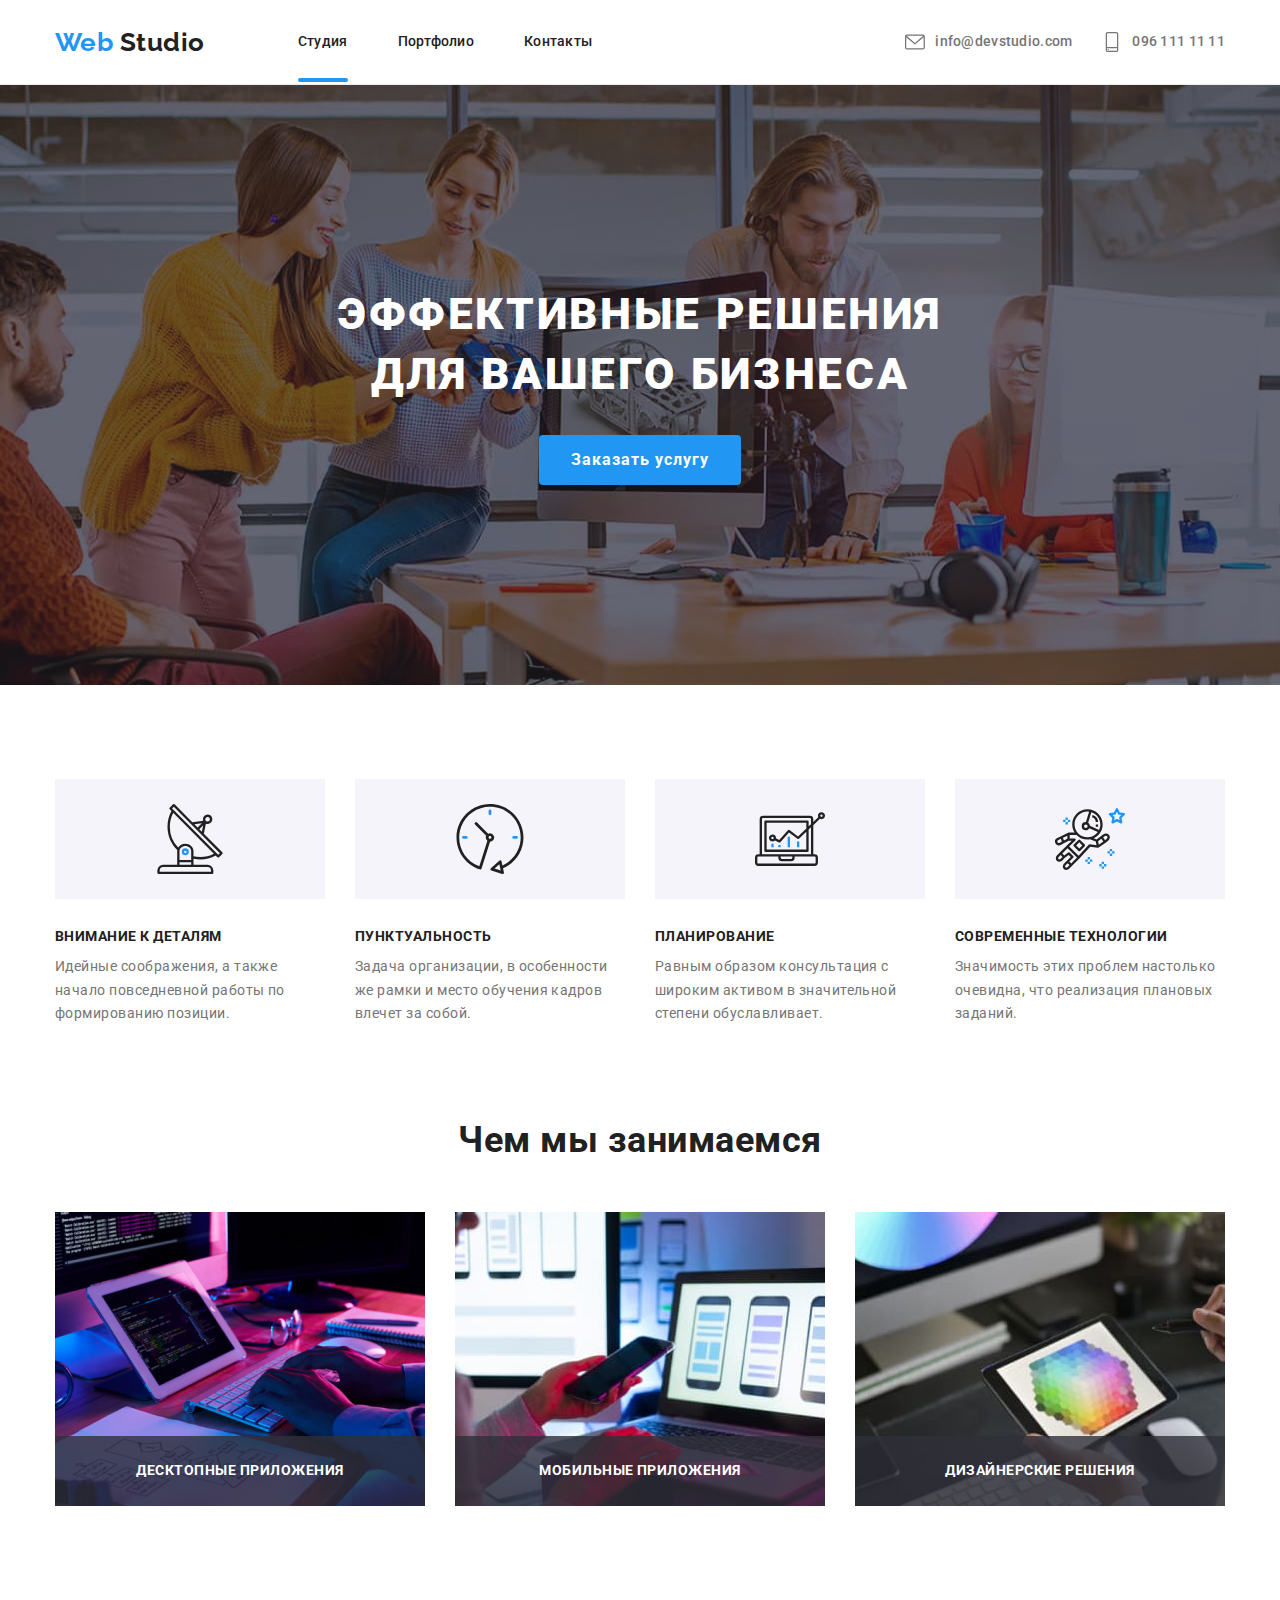
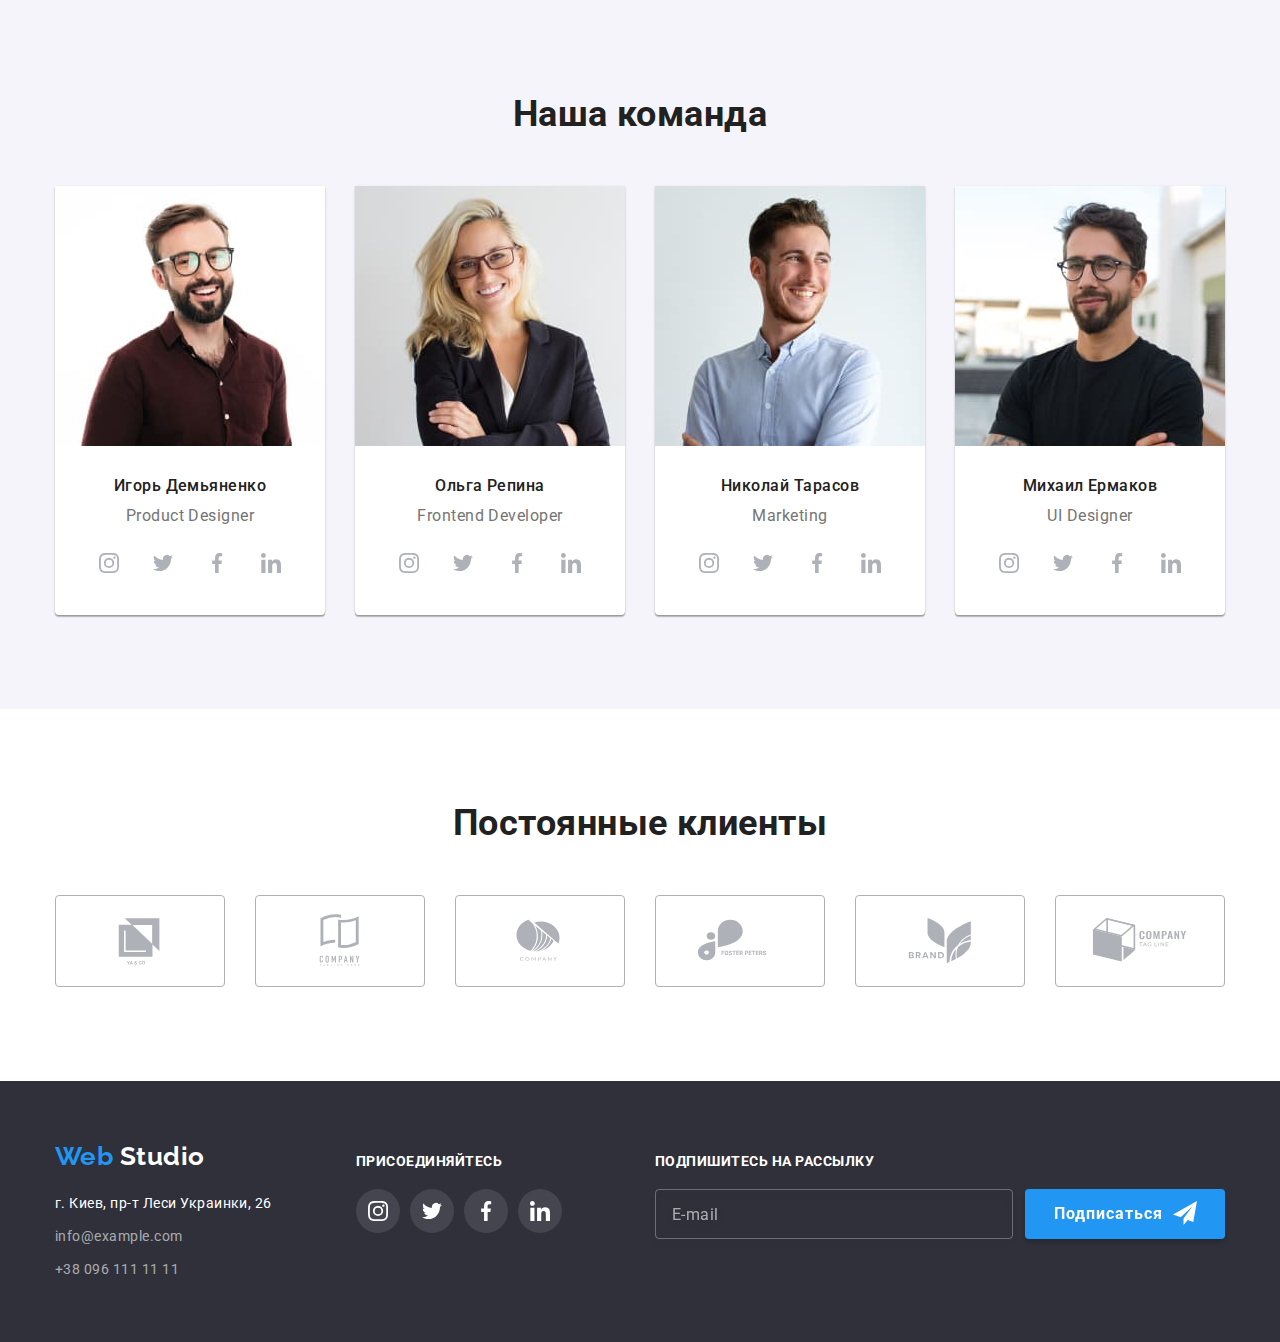
<file: index.html>
<!DOCTYPE html>
<html lang="ru">
    <head>
        <meta charset="UTF-8" />
        <meta name="viewport" content="width=device-width, initial-scale=1.0" />
        <title>Document</title>
        <link rel="preconnect" href="https://fonts.googleapis.com">
        <link rel="preconnect" href="https://fonts.gstatic.com" crossorigin>    
        <link href="https://fonts.googleapis.com/css2?family=Raleway:wght@700&family=Roboto:wght@400;500;700;900&display=swap" 
        rel="stylesheet">
        <link rel="stylesheet" href="https://cdnjs.cloudflare.com/ajax/libs/modern-normalize/1.1.0/modern-normalize.min.css">
        <link rel="stylesheet" href="./css/main.min.css">
    </head>
    <body>
<!-- Шапка сайта -->
        <header class="page-header">
            <div class="container header-nav">
                <div class="mobile-nav">
                    <a href="./index.html" lang="en" class="logo logo__header-logo">Web
                        <span class="logo__header-logo--black">Studio</span></a>
                    <button 
                    type="button" 
                    class="button-mobile" 
                    aria-expanded="false"
                    aria-controls="mobile-contact"
                    data-menu-button>
                        <svg class="button-mobile__icon" aria-label="переключатель мобильного меню">
                            <use href="images/icons.svg#mobile-close" class="button-mobile__icon-cross"></use>
                            <use href="images/icons.svg#mobile-open" class="button-mobile__icon-menu"></use>
                        </svg>
                    </button>
                </div>
                <div class="mobile-contact" id="mobile-contact" data-menu>
                    <ul class="mobile-navigation list">
                        <li class="mobile-navigation__item"><a href="./index.html" class="mobile-navigation__link mobile-navigation__link--current-mobile">Студия</a></li>
                        <li class="mobile-navigation__item"><a href="./portfolio.html" class="mobile-navigation__link">Портфолио</a></li>
                        <li class="mobile-navigation__item"><a href="" class="mobile-navigation__link">Контакты</a></li>
                    </ul>
                    <div class="contact-wrap">
                        <ul class="mobile-connection list">
                        <li class="mobile-connection__item"><a href="tel:+380961111111" class="mobile-connection__link mobile-connection__link--tel">096 111 11 11</a></li>
                        <li class="mobile-connection__item"><a href="mailto:info@devstudio.com" class="mobile-connection__link mobile-connection__link--mail">info@devstudio.com</a></li>
                        </ul>
                        <ul class="mobile-social list">
                            <li class="mobile-social__item"><a href="" class="mobile-social__link">Instagram</a></li>
                            <li class="mobile-social__item"><a href="" class="mobile-social__link">Twitter</a></li>
                            <li class="mobile-social__item"><a href="" class="mobile-social__link">Facebook</a></li>
                            <li class="mobile-social__item"><a href="" class="mobile-social__link">LinkedIn</a></li>
                        </ul>
                    </div>
                </div>
                <div class="desktop-contact">
                    <ul class="site-nav list">
                        <li class="site-nav__item">
                            <a href="./index.html" class="site-nav__link current-page">Студия
                            </a>
                        </li>
                        <li class="site-nav__item">
                            <a href="./portfolio.html" class="site-nav__link">Портфолио
                            </a>
                        </li>
                        <li class="site-nav__item">
                            <a href="" class="site-nav__link">Контакты
                            </a>
                        </li>
                    </ul>
                    <nav class="contact">
                    <ul class="contact list">
                        <li class="contact__item">
                            <a href="mailto:info@devstudio.com" lang="en" class="contact__link">
                                <div class="contact__content">
                                <svg class="contact__icon">
                                    <use href="images/icons.svg#icon-envelope">        
                                    </use>
                                </svg>
                                info@devstudio.com
                                </div>
                            </a>
                        </li>
                        <li class="contact__item">
                            <a href="tel:+380961111111" class="contact__link">
                                <div class="contact__content">
                                <svg class="contact__icon">
                                    <use href="images/icons.svg#icon-smartphone">        
                                    </use>
                                </svg>
                                096 111 11 11 
                                </div>
                            </a>
                        </li>
                    </ul>
                    </nav>
                </div>
            </div>
        </header>
    <main>
        <!-- Герой -->
    <section class="hero">
        <div class="container">
            <h1 class="hero__title">Эффективные решения <br> для вашего бизнеса</h1>
            <button type="button" class="button hero__button" data-modal-open>Заказать услугу</button>
        </div>
    </section>
    <!--преимущества-->
    <section class="section">
        <div class="container">
            <h2 class="visually-hidden">Преимущества</h2>
            <ul class="list benefits__list">
                <li class="benefits__item">
                    <div class="benefits__content">
                        <svg  class="benefits__icon">
                            <use href="images/icons.svg#icon-advertising-antenna">       
                            </use>
                        </svg>
                    </div>    
                    <h3 class="benefits__title">Внимание к деталям</h3>
                    <p class="benefits__text">Идейные соображения, а также начало повседневной работы
                    по формированию позиции.</p>
                </li>
                <li class="benefits__item">
                    <div class="benefits__content">
                        <svg  class="benefits__icon">
                            <use href="images/icons.svg#icon-advertising-clock">       
                            </use>
                        </svg>
                    </div> 
                    <h3 class="benefits__title">Пунктуальность</h3>
                    <p class="benefits__text">Задача организации, 
                    в особенности же рамки и место обучения кадров влечет за собой.</p>
                </li>
                <li class="benefits__item">
                    <div class="benefits__content">
                        <svg  class="benefits__icon">
                            <use href="images/icons.svg#icon-advertising-diagram">       
                            </use>
                        </svg>
                    </div> 
                    <h3 class="benefits__title">Планирование</h3>
                    <p class="benefits__text">Равным образом консультация 
                    с широким активом в значительной степени обуславливает.</p>
                </li>
                <li class="benefits__item">
                    <div class="benefits__content">
                        <svg  class="benefits__icon">
                            <use href="images/icons.svg#icon-advertising-astronaut">       
                            </use>
                        </svg>
                    </div> 
                    <h3 class="benefits__title">Современные технологии</h3>
                    <p class="benefits__text">Значимость этих проблем 
                    настолько очевидна, что реализация плановых заданий.</p>
                </li>
            </ul>
        </div>
    </section>
    <!--чем мы занимаемся-->
    <section class="section section--without-top section--mobyle">
        <div class="container">
            <h2 class="section__title">Чем мы занимаемся</h2>
            <ul class="list specialization__list">
                <li class="specialization__item">
                    <a href="" class="specialization__link">
                        <picture>
                            <source srcset="./images/main/adaptiv/hand-keyboard/hand-keyboard.jpg 1x,
                            ./images/main/adaptiv/hand-keyboard/hand-keyboard_x2.jpg 2x">
                            <img 
                            src="./images/main/hand-keyboard.jpg" 
                            alt="ноутбут в руке" 
                            width="370"/>
                        </picture>
                        <div class="specialization__explanation">
                            <p class="specialization__text">Десктопные приложения</p>
                        </div>
                    </a>
                </li>
                <li class="specialization__item">
                    <a href="" class="specialization__link">
                        <picture>
                            <source
                                srcset="./images/main/adaptiv/hand-telephone/hand-telephone.jpg 1x,
                                ./images/main/adaptiv/hand-telephone/hand-telephone_2x.jpg 2x">
                            <img src="./images/main/hand-telephone.jpg" 
                                alt="телефон в руке" 
                                width="370">
                        </picture>
                        <div class="specialization__explanation">
                            <p class="specialization__text">Мобильные приложения</p>
                        </div>
                    </a>
                </li>
                <li class="specialization__item">
                    <a href="" class="specialization__link">
                        <picture>
                            <source
                            srcset="./images/main/adaptiv/hand-tab/hand-tab.jpg 1x,
                            ./images/main/adaptiv/hand-tab/hand-tab_2x.jpg 2x">
                            <img src="./images/main/hand-tab.jpg" 
                                alt="планшет в руке" 
                                width="370">
                        </picture>
                        <div class="specialization__explanation">
                            <p class="specialization__text">Дизайнерские решения</p>
                        </div>
                    </a>
                </li>
            </ul>
        </div>
    </section>
    <!--Наша команда-->
    <section class="section section--team">
        <div class="container">
            <h2 class="section__title">Наша команда</h2>
            <ul class="list team__list">
                <li class="team__item">
                    <picture>
                        <source
                            srcset="./images/main/adaptiv/igor/mobyle/igor.jpg 1x,
                            ./images/main/adaptiv/igor/mobyle/igor_2x.jpg 2x"
                            media="(max-width: 767px)">
                        <source 
                            srcset="./images/main/adaptiv/igor/tablet/igor.jpg 1x,
                             ./images/main/adaptiv/igor/tablet/igor_2x.jpg 2x" 
                            media="(max-width: 1199px)">
                        <source 
                            srcset="./images/main/adaptiv/igor/desktop/igor.jpg 1x,
                             ./images/main/adaptiv/igor/desktop/igor_x2.jpg 2x" 
                            media="(min-width: 1200px)">
                        
                        <img src="./images/main/igor.jpg" 
                        alt="игорь">
                    </picture>
                    <div class="team__name">
                        <h3 class="team__title">Игорь Демьяненко</h3>
                        <p lang="en" class="team__text">Product Designer</p>
                    </div>
                    <ul class="list social-team">
                        <li class="social-team__item">
                            <a href="" class="social-team__link">
                                <svg class="social-team__icon">
                                    <use href="images/icons.svg#icon-instagram">
                                    </use>
                                </svg>
                            </a>
                        </li>
                        <li class="social-team__item">
                            <a href="" class="social-team__link">
                                <svg class="social-team__icon">
                                    <use href="images/icons.svg#icon-twitter">
                                    </use>
                                </svg>
                            </a>
                        </li>
                        <li class="social-team__item">
                            <a href="" class="social-team__link">
                                <svg class="social-team__icon">
                                    <use href="images/icons.svg#icon-facebook">
                                    </use>
                                </svg>
                            </a>
                        </li>
                        <li class="social-team__item">
                            <a href="" class="social-team__link">
                                <svg class="social-team__icon">
                                    <use href="images/icons.svg#icon-linkedin">
                                    </use>
                                </svg>
                            </a>
                        </li>
                    </ul> 
                </li>
                <li class="team__item">
                    <picture>
                        <source 
                            srcset="./images/main/adaptiv/olga/mobyle/olga.jpg 1x,
                                    ./images/main/adaptiv/olga/mobyle/olga_2x.jpg 2x" 
                            media="(max-width: 767px)">
                        <source 
                            srcset="./images/main/adaptiv/olga/tablet/olga.jpg 1x,
                                    ./images/main/adaptiv/olga/tablet/olga_2x.jpg 2x" 
                            media="(max-width: 1199px)">
                        <source 
                            srcset="./images/main/adaptiv/olga/desktop/olga.jpg 1x,
                                    ./images/main/adaptiv/olga/desktop/olga_2x.jpg 2x" 
                            media="(min-width: 1200px)">

                        <img src="./images/main/olga.jpg" 
                             alt="ольга">
                    </picture>
                    <div class="team__name">
                        <h3 class="team__title">Ольга Репина</h3>
                        <p lang="en" class="team__text">Frontend Developer</p>
                    </div>
                    <ul class="list social-team">
                        <li class="social-team__item">
                            <a href="" class="social-team__link">
                                <svg class="social-team__icon">
                                    <use href="images/icons.svg#icon-instagram">
                                    </use>
                                </svg>
                            </a>
                        </li>
                        <li class="social-team__item">
                            <a href="" class="social-team__link">
                                <svg class="social-team__icon">
                                    <use href="images/icons.svg#icon-twitter">
                                    </use>
                                </svg>
                            </a>
                        </li>
                        <li class="social-team__item">
                            <a href="" class="social-team__link">
                                <svg class="social-team__icon">
                                    <use href="images/icons.svg#icon-facebook">
                                    </use>
                                </svg>
                            </a>
                        </li>
                        <li class="social-team__item">
                            <a href="" class="social-team__link">
                                <svg class="social-team__icon">
                                    <use href="images/icons.svg#icon-linkedin">
                                    </use>
                                </svg>
                            </a>
                        </li>
                    </ul> 
                </li>
                <li class="team__item">
                    <picture>
                        <source 
                            srcset="./images/main/adaptiv/koly/mobyle/koly.jpg 1x,
                                    ./images/main/adaptiv/koly/mobyle/koly_2x.jpg 2x" 
                            media="(max-width: 767px)">
                        <source 
                            srcset="./images/main/adaptiv/koly/tablet/koly.jpg 1x,
                                    ./images/main/adaptiv/koly/tablet/koly_2x.jpg 2x" 
                            media="(max-width: 1199px)">
                        <source 
                            srcset="./images/main/adaptiv/koly/desktop/koly.jpg 1x,
                                    ./images/main/adaptiv/koly/desktop/koly_2x.jpg 2x" 
                            media="(min-width: 1200px)">

                        <img src="./images/main/koly.jpg" 
                             alt="коля">
                    </picture>
                    <div class="team__name">
                        <h3 class="team__title">Николай Тарасов</h3>
                        <p lang="en" class="team__text">Marketing</p>
                    </div>
                    <ul class="list social-team">
                        <li class="social-team__item">
                            <a href="" class="social-team__link">
                                <svg class="social-team__icon">
                                    <use href="images/icons.svg#icon-instagram">
                                    </use>
                                </svg>
                            </a>
                        </li>
                        <li class="social-team__item">
                            <a href="" class="social-team__link">
                                <svg class="social-team__icon">
                                    <use href="images/icons.svg#icon-twitter">
                                    </use>
                                </svg>
                            </a>
                        </li>
                        <li class="social-team__item">
                            <a href="" class="social-team__link">
                                <svg class="social-team__icon">
                                    <use href="images/icons.svg#icon-facebook">
                                    </use>
                                </svg>
                            </a>
                        </li>
                        <li class="social-team__item">
                            <a href="" class="social-team__link">
                                <svg class="social-team__icon">
                                    <use href="images/icons.svg#icon-linkedin">
                                    </use>
                                </svg>
                            </a>
                        </li>
                    </ul> 
                </li>
                <li class="team__item">
                    <picture>
                        <source 
                            srcset="./images/main/adaptiv/misha/mobyle/misha.jpg 1x,
                                    ./images/main/adaptiv/misha/mobyle/misha_2x.jpg 2x" 
                            media="(max-width: 767px)">
                        <source 
                            srcset="./images/main/adaptiv/misha/tablet/misha.jpg 1x,
                                    ./images/main/adaptiv/misha/tablet/misha_2x.jpg 2x" 
                            media="(max-width: 1199px)">
                        <source 
                            srcset="./images/main/adaptiv/misha/desktop/misha.jpg 1x,
                                    ./images/main/adaptiv/misha/desktop/misha_2x.jpg 2x" 
                            media="(min-width: 1200px)">
                        <img src="./images/main/misha.jpg" 
                             alt="миша">
                        </picture>
                    <div class="team__name">
                        <h3 class="team__title">Михаил Ермаков</h3>
                        <p lang="en" class="team__text">UI Designer</p>
                    </div>
                    <ul class="list social-team">
                        <li class="social-team__item">
                            <a href="" class="social-team__link">
                                <svg class="social-team__icon">
                                    <use href="images/icons.svg#icon-instagram">
                                    </use>
                                </svg>
                            </a>
                        </li>
                        <li class="social-team__item">
                            <a href="" class="social-team__link">
                                <svg class="social-team__icon">
                                    <use href="images/icons.svg#icon-twitter">
                                    </use>
                                </svg>
                            </a>
                        </li>
                        <li class="social-team__item">
                            <a href="" class="social-team__link">
                                <svg class="social-team__icon">
                                    <use href="images/icons.svg#icon-facebook">
                                    </use>
                                </svg>
                            </a>
                        </li>
                        <li class="social-team__item">
                            <a href="" class="social-team__link">
                                <svg class="social-team__icon">
                                    <use href="images/icons.svg#icon-linkedin">
                                    </use>
                                </svg>
                            </a>
                        </li>
                    </ul> 
                </li>
            </ul>
        </div>
    </section>
    <!--Постоянные клиенты-->
    <section class="section">
        <div class="container">
            <h2 class="section__title">Постоянные клиенты</h2>
            <ul class="list customers__list">
                <li class="customers__item">
                    <a href="" class="customers__link">
                        <svg class="customers__icon">
                            <use href="images/icons.svg#icon-client-1">      
                            </use>
                        </svg>
                    </a>
                </li>
                <li class="customers__item">
                    <a href="" class="customers__link">
                        <svg class="customers__icon">
                            <use href="images/icons.svg#icon-client-2">      
                            </use>
                        </svg>
                    </a>
                </li>
                <li class="customers__item">
                    <a href="" class="customers__link">
                        <svg class="customers__icon">
                            <use href="images/icons.svg#icon-client-3">      
                            </use>
                        </svg>
                    </a>
                </li>
                <li class="customers__item">
                    <a href="" class="customers__link">
                        <svg class="customers__icon">
                            <use href="images/icons.svg#icon-client-6">      
                            </use>
                        </svg>
                    </a>
                </li>
                <li class="customers__item">
                    <a href="" class="customers__link">
                        <svg class="customers__icon">
                            <use href="images/icons.svg#icon-client-4">      
                            </use>
                        </svg>
                    </a>
                </li>
                <li class="customers__item">
                    <a href="" class="customers__link">
                        <svg class="customers__icon">
                            <use href="images/icons.svg#icon-client-5">      
                            </use>
                        </svg>
                    </a>
                </li>
            </ul>
        </div>
    </section>
    </main>
    <!--модальное окно-->
        <div class="backdrop is-hidden" data-modal>
            <div class="modal">
                <button type="button" class="modal__button" data-modal-close>
                    <svg class="modal__icon">
                        <use href="images/icons.svg#close-black">
                        </use>
                    </svg>
                </button>
                <h2 class="modal__titel">Оставьте свои данные, мы вам перезвоним</h2>
                <form class="form">
                    <div class="form__field form__field--input">
                        <label for="name" class="form__label">Имя</label>
                        <input 
                            type="text"
                            name="name"
                            id="name"
                            class="form__input">
                        <svg class="form__icon">
                                <use href="images/icons.svg#modal-name">                                   
                                </use>
                        </svg>
                    </div>
                    <div class="form__field form__field--input">
                        <label for="telefon" class="form__label">Телефон</label>
                        <input 
                            type="tel"
                            name="telefon"
                            id="telefon"
                            class="form__input">
                        <svg class="form__icon">
                            <use href="images/icons.svg#modal-telefon">                                   
                            </use>
                        </svg>
                    </div>
                    <div class="form__field form__field--input">
                        <label for="mail" class="form__label">Почта</label>
                        <input 
                            type="email"
                            name="mail"
                            id="mail"
                            class="form__input">
                        <svg class="form__icon">
                            <use href="images/icons.svg#modal-mail">                                   
                            </use>
                        </svg>
                    </div>
                    <div class="form__field form__field--textarea">
                        <label for="comment" class="form__label">Комментарий</label>
                        <textarea 
                            name="comment"
                            id="comment"
                            placeholder="Введите текст"
                            class="form__textarea"></textarea>
                    </div>
                    <label class="checkbox">
                        <input 
                            type="checkbox" 
                            name="accept-the-terms" 
                            value="conditions" 
                            class="checkbox__input">
                        <span class="checkbox__box"> 
                        </span>
                        Соглашаюсь с рассылкой и принимаю
                        <a href="" class="checkbox__link">Условия договора</a>
                    </label>
                    <button type="submit" class="button button__submit">
                        Отправить
                    </button>
                </form>
            </div>
        </div>
        <script src="./js/mobile-menu.js">
        </script>
        <script src="./js/modal.js">
        </script>
    </body>
    <!--Футер-->
    <footer class="footer">
        <div class="container container--footer">
            <div class="address">
                <a href="" lang="en" class="logo logo__footer-logo">Web
                    <span class="logo__footer-logo--white">Studio</span>
                </a>
                <address class="address__wrap">
                    <ul class="list address__list">
                        <li class="address__item">
                            <a href="" class="address__map"> г. Киев, пр-т Леси Украинки, 26 
                            </a>
                        </li>
                        <li class="address__item">
                            <a href="mailto:info@example.com" lang="en" class="address__nav">info@example.com
                            </a>
                        </li>
                        <li class="address__item"><a href="tel:+380961111111" class="address__nav">+38 096 111 11 11</a></li>
                    </ul>
                </address>
            </div>
            <div class="join">
                <b class="attention-title">присоединяйтесь</b>
                <ul class="list join__footer">
                    <li class="join__item">
                        <a href="" class="join__link">
                           <svg class="join__icon">
                               <use href="images/icons.svg#icon-instagram">
                               </use>
                           </svg>         
                        </a>
                    </li>
                    <li class="join__item">
                        <a href="" class="join__link">
                           <svg class="join__icon">
                               <use href="images/icons.svg#icon-twitter">
                               </use>
                           </svg>         
                        </a>
                    </li>
                    <li class="join__item">
                        <a href="" class="join__link">
                           <svg class="join__icon">
                               <use href="images/icons.svg#icon-facebook">
                               </use>
                           </svg>         
                        </a>
                    </li>
                    <li class="join__item">
                        <a href="" class="join__link">
                           <svg class="join__icon">
                               <use href="images/icons.svg#icon-linkedin">
                               </use>
                           </svg>         
                        </a>
                    </li>
                </ul>
            </div>
            <div class="subscribe">
                <b class="attention-title">Подпишитесь на рассылку</b>
                <div class="subscribe__form">
                    <input type="email" 
                    name="mail" 
                    placeholder="E-mail" 
                    class="subscribe__input">
                    <button type="submit" 
                    class="button button--button-footer">Подписаться
                        <svg class="subscribe__icon">
                            <use href="images/icons.svg#footer-send">
                            </use>
                        </svg>
                    </button>
                </div>
            </div>
        </div> 
    </footer>
</html>
</file>
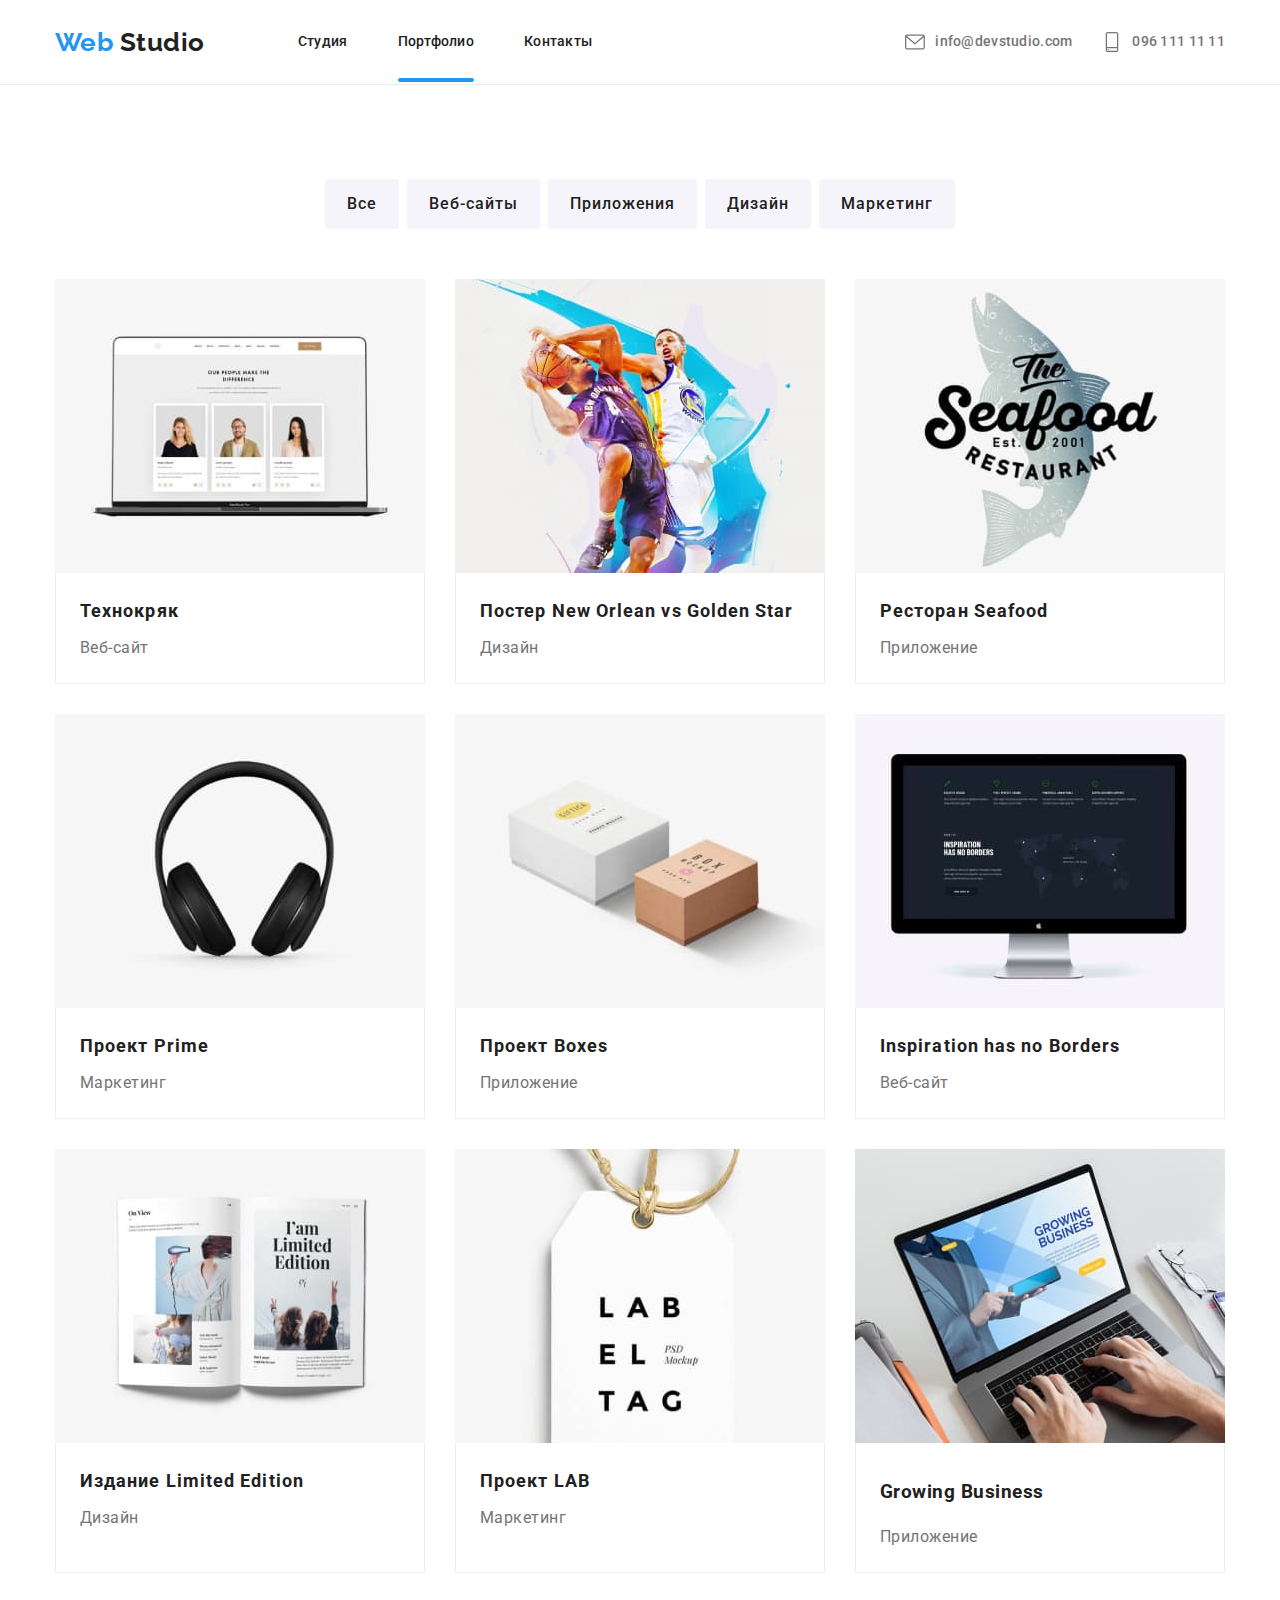
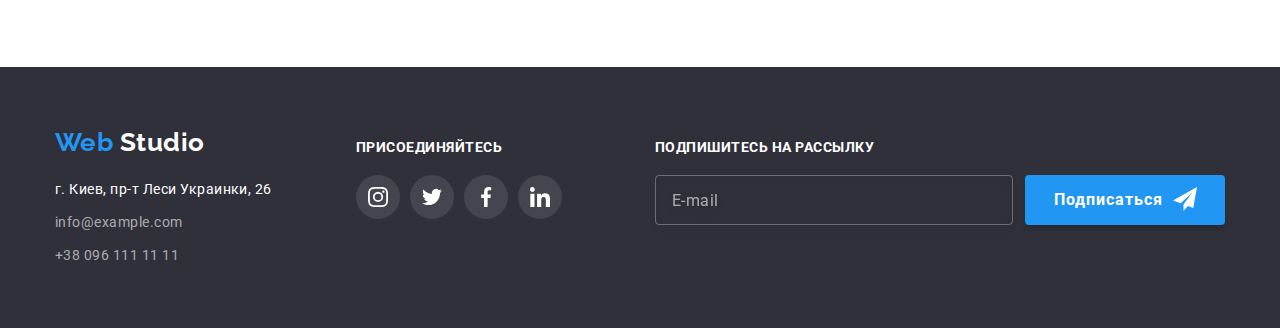
<file: portfolio.html>
<!DOCTYPE html>
<html lang="ru">
    <head>
        <meta charset="UTF-8" />
        <meta name="viewport" content="width=device-width, initial-scale=1.0" />
        <title>Document</title>
        <link rel="preconnect" href="https://fonts.googleapis.com">
        <link rel="preconnect" href="https://fonts.gstatic.com" crossorigin>
        <link href="https://fonts.googleapis.com/css2?family=Raleway:wght@700&family=Roboto:wght@400;500;700;900&display=swap" 
        rel="stylesheet">
        <link rel="stylesheet" href="https://cdnjs.cloudflare.com/ajax/libs/modern-normalize/1.1.0/modern-normalize.min.css">
        <link rel="stylesheet" href="./css/main.min.css">
    </head>  
    <body>
<!-- Шапка сайта -->
        <header class="page-header">
            <div class="container header-nav">
                <div class="mobile-nav">
                    <a href="./index.html" lang="en" class="logo logo__header-logo">Web
                        <span class="logo__header-logo--black">Studio</span></a>
                    <button type="button" class="button-mobile" aria-expanded="false" aria-controls="mobile-contact"
                        data-menu-button>
                        <svg class="button-mobile__icon" aria-label="переключатель мобильного меню">
                            <use href="images/icons.svg#mobile-close" class="button-mobile__icon-cross"></use>
                            <use href="images/icons.svg#mobile-open" class="button-mobile__icon-menu"></use>
                        </svg>
                    </button>
                </div>
                <div class="mobile-contact" id="mobile-contact" data-menu>
                    <ul class="mobile-navigation list">
                        <li class="mobile-navigation__item"><a href="./index.html"
                                class="mobile-navigation__link">Студия</a></li>
                        <li class="mobile-navigation__item"><a href="./portfolio.html"
                                class="mobile-navigation__link  mobile-navigation__link--current-mobile">Портфолио</a></li>
                        <li class="mobile-navigation__item"><a href="" class="mobile-navigation__link">Контакты</a></li>
                    </ul>
                    <div class="contact-wrap">
                        <ul class="mobile-connection list">
                            <li class="mobile-connection__item"><a href="tel:+380961111111"
                                    class="mobile-connection__link mobile-connection__link--tel">096 111 11 11</a></li>
                            <li class="mobile-connection__item"><a href="mailto:info@devstudio.com"
                                    class="mobile-connection__link mobile-connection__link--mail">info@devstudio.com</a></li>
                        </ul>
                        <ul class="mobile-social list">
                            <li class="mobile-social__item"><a href="" class="mobile-social__link">Instagram</a></li>
                            <li class="mobile-social__item"><a href="" class="mobile-social__link">Twitter</a></li>
                            <li class="mobile-social__item"><a href="" class="mobile-social__link">Facebook</a></li>
                            <li class="mobile-social__item"><a href="" class="mobile-social__link">LinkedIn</a></li>
                        </ul>
                    </div>
                </div>
                <div class="desktop-contact">
                    <ul class="site-nav list">
                        <li class="site-nav__item">
                            <a href="./index.html" class="site-nav__link">Студия
                            </a>
                        </li>
                        <li class="site-nav__item">
                            <a href="./portfolio.html" class="site-nav__link  current-page">Портфолио
                            </a>
                        </li>
                        <li class="site-nav__item">
                            <a href="" class="site-nav__link">Контакты
                            </a>
                        </li>
                    </ul>
                    <nav class="contact">
                        <ul class="contact list">
                            <li class="contact__item">
                                <a href="mailto:info@devstudio.com" lang="en" class="contact__link">
                                    <div class="contact__content">
                                        <svg class="contact__icon">
                                            <use href="images/icons.svg#icon-envelope">
                                            </use>
                                        </svg>
                                        info@devstudio.com
                                    </div>
                                </a>
                            </li>
                            <li class="contact__item">
                                <a href="tel:+380961111111" class="contact__link">
                                    <div class="contact__content">
                                        <svg class="contact__icon">
                                            <use href="images/icons.svg#icon-smartphone">
                                            </use>
                                        </svg>
                                        096 111 11 11
                                    </div>
                                </a>
                            </li>
                        </ul>
                    </nav>
                </div>
            </div>
        </header>
    <main>
        <!--Портфолио-->
        <section class="section portfolio">
            <div class="container">
                <h1 class="visually-hidden">Наше портфолио</h1>
                <ul class="list electric">
                    <li class="electric__item"><button type="button" class="button button--portfolio">Все</button></li>
                    <li class="electric__item"><button type="button" class="button button--portfolio">Веб-сайты</button></li>
                    <li class="electric__item"><button type="button" class="button button--portfolio">Приложения</button></li>
                    <li class="electric__item"><button type="button" class="button button--portfolio">Дизайн</button></li>
                    <li class="electric__item"><button type="button" class="button button--portfolio">Маркетинг</button></li>
                </ul>
                <ul class="list content">
                    <li class="content__item">
                        <a href="" class="content__link">
                            <div class="content__explanation">
                                <picture>
                                    <source 
                                        srcset="./images/portfolio/adaptiv/img-1/mobyle/img-1.jpg 1x,
                                                ./images/portfolio/adaptiv/img-1/mobyle/img-1_2x.jpg 2x" 
                                        media="(max-width: 767px)">
                                    <source 
                                        srcset="./images/portfolio/adaptiv/img-1/tablet/img-1.jpg 1x,
                                                ./images/portfolio/adaptiv/img-1/tablet/img-1_2x.jpg 2x" 
                                        media="(max-width: 1199px)">
                                    <source 
                                        srcset="./images/portfolio/adaptiv/img-1/desktop/img-1.jpg 1x,
                                                ./images/portfolio/adaptiv/img-1/desktop/img-1_2x.jpg 2x" 
                                        media="(min-width: 1200px)">
                                    <img src="./images/portfolio/img-1.jpg" 
                                        alt="ноутбук с веб-страницей">
                                </picture>
                                <p class="content__text">Технокряк это современная площадка распространения коронавируса. 
                                Компании используют эту платформу для цифрового шпионажа и атак на защищённые
                                сервера конкурентов.
                                </p>
                            </div>
                            <div class="content__border">
                                <h3 class="content__title">Технокряк</h3>
                                <p class="content__view">Веб-сайт</p>
                            </div>
                        </a>
                    </li>
                    <li class="content__item">
                        <a href="" class="content__link">
                            <div class="content__explanation">
                                <picture>
                                    <source 
                                        srcset="./images/portfolio/adaptiv/img-2/mobyle/img-2.jpg 1x,
                                                ./images/portfolio/adaptiv/img-2/mobyle/img-2_2x.jpg 2x"
                                        media="(max-width: 767px)">
                                    <source 
                                        srcset="./images/portfolio/adaptiv/img-2/tablet/img-2.jpg 1x,
                                                ./images/portfolio/adaptiv/img-2/tablet/img-2_2x.jpg 2x"
                                        media="(max-width: 1199px)">
                                    <source 
                                        srcset="./images/portfolio/adaptiv/img-2/desktop/img-2.jpg 1x,
                                                ./images/portfolio/adaptiv/img-2/desktop/img-2_2x.jpg 2x"
                                        media="(min-width: 1200px)">
                                    <img src="./images/portfolio/img-2.jpg" 
                                         alt="баскетболисты">
                                </picture>
                                <p class="content__text">Технокряк это современная площадка распространения коронавируса. 
                                    Компании используют эту платформу для цифрового шпионажа и атак на защищённые
                                    сервера конкурентов.
                                </p>
                            </div>
                            <div class="content__border">
                                <h3 class="content__title">Постер <span lang="en">New Orlean vs Golden Star</span></h3>
                                <p class="content__view">Дизайн</p>
                            </div>
                        </a>
                    </li>
                    <li class="content__item">
                        <a href="" class="content__link">
                            <div class="content__explanation">
                                <picture>
                                    <source 
                                        srcset="./images/portfolio/adaptiv/img-3/mobyle/img-3.jpg 1x,
                                        ./images/portfolio/adaptiv/img-3/mobyle/img-3_2x.jpg 2x"
                                        media="(max-width: 767px)">
                                    <source 
                                        srcset="./images/portfolio/adaptiv/img-3/tablet/img-3.jpg 1x,
                                                ./images/portfolio/adaptiv/img-3/tablet/img-3_2x.jpg 2x"
                                        media="(max-width: 1199px)">
                                    <source 
                                        srcset="./images/portfolio/adaptiv/img-3/desktop/img-3.jpg 1x,
                                                ./images/portfolio/adaptiv/img-3/desktop/img-3_2x.jpg 2x"
                                        media="(min-width: 1200px)">
                                    <img src="./images/portfolio/img-3.jpg" 
                                         alt="логотип ресторана">
                                </picture>
                                <p class="content__text">Технокряк это современная площадка распространения коронавируса. 
                                    Компании используют эту платформу для цифрового шпионажа и атак на защищённые
                                    сервера конкурентов.
                                </p>
                            </div>
                            <div class="content__border">
                                <h3 class="content__title">Ресторан <span lang="en">Seafood</span></h3>
                                <p class="content__view">Приложение</p>
                            </div>
                        </a>
                    </li>
                    <li class="content__item">
                        <a href="" class="content__link">
                            <div class="content__explanation">
                                <picture>
                                    <source 
                                        srcset="./images/portfolio/adaptiv/img-4/mobyle/img-4.jpg 1x,
                                                ./images/portfolio/adaptiv/img-4/mobyle/img-4_2x.jpg 2x"
                                        media="(max-width: 767px)">
                                    <source 
                                        srcset="./images/portfolio/adaptiv/img-4/tablet/img-4.jpg 1x,
                                                ./images/portfolio/adaptiv/img-4/tablet/img-4_2x.jpg 2x"
                                        media="(max-width: 1199px)">
                                    <source 
                                        srcset="./images/portfolio/adaptiv/img-4/desktop/img-4.jpg 1x,
                                                ./images/portfolio/adaptiv/img-4/desktop/img-4_2x.jpg 2x"
                                        media="(min-width: 1200px)">
                                    <img src="./images/portfolio/img-4.jpg" 
                                         alt="наушники">
                                </picture>
                                <p class="content__text">Технокряк это современная площадка распространения коронавируса. 
                                    Компании используют эту платформу для цифрового шпионажа и атак на защищённые
                                    сервера конкурентов.
                                </p>
                            </div>
                            <div class="content__border">
                                <h3 class="content__title">Проект <span lang="en">Prime</span></h3>
                                <p class="content__view">Маркетинг</p>
                            </div>
                        </a>
                    </li>
                    <li class="content__item">
                        <a href="" class="content__link">
                            <div class="content__explanation">
                                <picture>
                                    <source 
                                        srcset="./images/portfolio/adaptiv/img-5/mobyle/img-5.jpg 1x,
                                                ./images/portfolio/adaptiv/img-5/mobyle/img-5_2x.jpg 2x"
                                        media="(max-width: 767px)">
                                    <source 
                                        srcset="./images/portfolio/adaptiv/img-5/tablet/img-5.jpg 1x,
                                                ./images/portfolio/adaptiv/img-5/tablet/img-5_2x.jpg 2x"
                                        media="(max-width: 1199px)">
                                    <source 
                                        srcset="./images/portfolio/adaptiv/img-5/desktop/img-5.jpg 1x,
                                                ./images/portfolio/adaptiv/img-5/desktop/img-5_2x.jpg 2x"
                                        media="(min-width: 1200px)">
                                    <img src="./images/portfolio/img-5.jpg" 
                                         alt="две коробки">
                                </picture>
                                <p class="content__text">Технокряк это современная площадка распространения коронавируса. 
                                    Компании используют эту платформу для цифрового шпионажа и атак на защищённые
                                    сервера конкурентов.
                                </p>
                            </div>
                            <div class="content__border">
                                <h3 class="content__title">Проект <span lang="en">Boxes</span></h3>
                                <p class="content__view">Приложение</p>
                            </div>
                        </a>
                    </li>
                    <li class="content__item">
                        <a href="" class="content__link">
                            <div class="content__explanation">
                                <picture>
                                    <source 
                                        srcset="./images/portfolio/adaptiv/img-6/mobyle/img-6.jpg 1x,
                                                ./images/portfolio/adaptiv/img-6/mobyle/img-6_2x.jpg 2x"
                                        media="(max-width: 767px)">
                                    <source 
                                        srcset="./images/portfolio/adaptiv/img-6/tablet/img-6.jpg 1x,
                                                ./images/portfolio/adaptiv/img-6/tablet/img-6_2x.jpg 2x"
                                        media="(max-width: 1199px)">
                                    <source 
                                        srcset="./images/portfolio/adaptiv/img-6/desktop/img-6.jpg 1x,
                                                ./images/portfolio/adaptiv/img-6/desktop/img-6_2x.jpg 2x"
                                        media="(min-width: 1200px)">
                                    <img src="./images/portfolio/img-6.jpg" 
                                         alt="монитор">
                                </picture>
                                <p class="content__text">Технокряк это современная площадка распространения коронавируса. 
                                    Компании используют эту платформу для цифрового шпионажа и атак на защищённые
                                    сервера конкурентов.
                                </p>
                            </div>
                            <div class="content__border">
                                <h3 class="content__title"><span lang="en">Inspiration has no Borders</span></h3>
                                <p class="content__view">Веб-сайт</p>
                            </div>
                        </a>
                    </li>
                    <li class="content__item">
                        <a href="" class="content__link">
                            <div class="content__explanation">
                                <picture>
                                    <source 
                                        srcset="./images/portfolio/adaptiv/img-7/mobyle/img-7.jpg 1x,
                                                ./images/portfolio/adaptiv/img-7/mobyle/img-7_2x.jpg 2x"
                                        media="(max-width: 767px)">
                                    <source 
                                        srcset="./images/portfolio/adaptiv/img-7/tablet/img-7.jpg 1x,
                                                ./images/portfolio/adaptiv/img-7/tablet/img-7_2x.jpg 2x"
                                        media="(max-width: 1199px)">
                                    <source 
                                        srcset="./images/portfolio/adaptiv/img-7/desktop/img-7.jpg 1x,
                                                ./images/portfolio/adaptiv/img-7/desktop/img-7_2x.jpg 2x"
                                        media="(min-width: 1200px)">
                                    <img src="./images/portfolio/img-7.jpg" 
                                         alt="развернутая книга">
                                </picture>
                                <p class="content__text">Технокряк это современная площадка распространения коронавируса. 
                                    Компании используют эту платформу для цифрового шпионажа и атак на защищённые
                                    сервера конкурентов.
                                </p>
                            </div>
                            <div class="content__border">
                                <h3 class="content__title">Издание <span lang="en">Limited Edition</span></h3>
                                <p class="content__view">Дизайн</p>
                            </div>
                        </a>
                    </li>
                    <li class="content__item">
                        <a href="" class="content__link">
                            <div class="content__explanation">
                                <picture>
                                    <source 
                                        srcset="./images/portfolio/adaptiv/img-8/mobyle/img-8.jpg 1x,
                                                ./images/portfolio/adaptiv/img-8/mobyle/img-8_2x.jpg 2x"
                                        media="(max-width: 767px)">
                                    <source 
                                        srcset="./images/portfolio/adaptiv/img-8/tablet/img-8.jpg 1x,
                                                ./images/portfolio/adaptiv/img-8/tablet/img-8_2x.jpg 2x"
                                        media="(max-width: 1199px)">
                                    <source 
                                        srcset="./images/portfolio/adaptiv/img-8/desktop/img-8.jpg 1x,
                                                ./images/portfolio/adaptiv/img-8/desktop/img-8_2x.jpg 2x"
                                        media="(min-width: 1200px)">
                                    <img src="./images/portfolio/img-8.jpg" 
                                         alt="лейбл">
                                </picture>
                                <p class="content__text">Технокряк это современная площадка распространения коронавируса. 
                                    Компании используют эту платформу для цифрового шпионажа и атак на защищённые
                                    сервера конкурентов.
                                </p>
                            </div>
                            <div class="content__border">
                                <h3 class="content__title">Проект <span lang="en">LAB</span></h3>
                                <p class="content__view">Маркетинг</p>
                            </div>
                        </a>
                    </li>
                    <li class="content__item">
                        <a href="" class="content__link">
                            <div class="content__explanation">
                                <picture>
                                    <source 
                                        srcset="./images/portfolio/adaptiv/img-9/mobyle/img-9.jpg 1x,
                                                ./images/portfolio/adaptiv/img-9/mobyle/img-9_2x.jpg 2x"
                                        media="(max-width: 767px)">
                                    <source 
                                        srcset="./images/portfolio/adaptiv/img-9/tablet/img-9.jpg 1x,
                                                ./images/portfolio/adaptiv/img-9/tablet/img-9_2x.jpg 2x"
                                        media="(max-width: 1199px)">
                                    <source 
                                        srcset="./images/portfolio/adaptiv/img-9/desktop/img-9.jpg 1x,
                                                ./images/portfolio/adaptiv/img-9/desktop/img-9_2x.jpg 2x"
                                        media="(min-width: 1200px)">
                                    <img src="./images/portfolio/img-9.jpg" 
                                         alt="человек печатает на ноутбуке">
                                </picture>
                                <p class="content__text">Технокряк это современная площадка распространения коронавируса. 
                                    Компании используют эту платформу для цифрового шпионажа и атак на защищённые
                                    сервера конкурентов.
                                </p>
                            </div>
                            <div class="content__border">
                                <h3 class="contet__title"><span lang="en">Growing Business</span></h3>
                                <p class="content__view">Приложение</p>
                            </div>
                        </a>
                    </li>
                </ul>
            </div>
        </section>
    </main>
        <script src="./js/mobile-menu.js">
        </script>
    </body>
    <!--Футер-->
    <footer class="footer">
        <div class="container container--footer">
            <div class="address">
                <a href="" lang="en" class="logo logo__footer-logo">Web
                    <span class="logo__footer-logo--white">Studio</span>
                </a>
                <address class="address__wrap">
                    <ul class="list address__list">
                        <li class="address__item">
                            <a href="" class="address__map"> г. Киев, пр-т Леси Украинки, 26
                            </a>
                        </li>
                        <li class="address__item">
                            <a href="mailto:info@example.com" lang="en" class="address__nav">info@example.com
                            </a>
                        </li>
                        <li class="address__item"><a href="tel:+380961111111" class="address__nav">+38 096 111 11 11</a>
                        </li>
                    </ul>
                </address>
            </div>
            <div class="join">
                <b class="attention-title">присоединяйтесь</b>
                <ul class="list join__footer">
                    <li class="join__item">
                        <a href="" class="join__link">
                            <svg class="join__icon">
                                <use href="images/icons.svg#icon-instagram">
                                </use>
                            </svg>
                        </a>
                    </li>
                    <li class="join__item">
                        <a href="" class="join__link">
                            <svg class="join__icon">
                                <use href="images/icons.svg#icon-twitter">
                                </use>
                            </svg>
                        </a>
                    </li>
                    <li class="join__item">
                        <a href="" class="join__link">
                            <svg class="join__icon">
                                <use href="images/icons.svg#icon-facebook">
                                </use>
                            </svg>
                        </a>
                    </li>
                    <li class="join__item">
                        <a href="" class="join__link">
                            <svg class="join__icon">
                                <use href="images/icons.svg#icon-linkedin">
                                </use>
                            </svg>
                        </a>
                    </li>
                </ul>
            </div>
            <div class="subscribe">
                <b class="attention-title">Подпишитесь на рассылку</b>
                <div class="subscribe__form">
                    <input type="email" name="mail" placeholder="E-mail" class="subscribe__input">
                    <button type="submit" class="button button--button-footer">Подписаться
                        <svg class="subscribe__icon">
                            <use href="images/icons.svg#footer-send">
                            </use>
                        </svg>
                    </button>
                </div>
            </div>
        </div>
    </footer>
</html>
</file>
<file: css/main.min.css>
body{font-family:roboto,raleway sans-serif;letter-spacing:.03em;color:#212121;background-color:#fff}body.modal-open{overflow:hidden}h2{font-weight:700;text-align:center}@media screen and (max-width: 1199px){h2{font-size:28px;line-height:1.18}}@media screen and (min-width: 1200px){h2{font-size:36px;line-height:1.16}}img{display:block;height:auto;max-width:100%}svg{fill:currentColor}.list{padding:0;margin:0;list-style:none}.visually-hidden{position:absolute;white-space:nowrap;width:1px;height:1px;overflow:hidden;border:0;padding:0;clip:rect(0 0 0 0);-webkit-clip-path:inset(50%);clip-path:inset(50%);margin:-1px}.current-page::after{position:absolute;content:"";display:block;height:4px;width:100%;bottom:0;background-color:#2196f3;border-radius:2px}.button{min-width:73px;height:50px;cursor:pointer;font-weight:700;font-size:16px;line-height:1.88;letter-spacing:.06em;box-shadow:0px 4px 4px rgba(0,0,0,.15);border-radius:4px;border-width:0;background-color:#2196f3;color:#fff}.button--button-footer{position:relative;min-width:200px;padding:10px 29px;text-align:left}@media screen and (max-width: 1199px){.button--button-footer{display:flex;margin-left:auto;margin-right:auto}}.button--portfolio{padding:6px 22px;border-radius:4px;font-weight:500;line-height:1.63;box-shadow:none;color:#212121;background-color:#f5f4fa;transition-property:color,background-color,box-shadow;transition-duration:250ms,250ms,250ms;transition-timing-function:cubic-bezier(0.4, 0, 0.2, 1),cubic-bezier(0.4, 0, 0.2, 1),cubic-bezier(0.4, 0, 0.2, 1)}.button--portfolio:hover,.button--portfolio:focus{color:#fff;background-color:#2196f3;box-shadow:0px 3px 1px rgba(0,0,0,.1),0px 1px 2px rgba(0,0,0,.08),0px 2px 2px rgba(0,0,0,.12);border-radius:4px}.attention-title{display:block;margin:0 0 20px 0;font-weight:700;font-size:14px;line-height:1,14;text-transform:uppercase;color:#fff}@media screen and (max-width: 1199px){.attention-title{text-align:center}}.container{padding-left:15px;padding-right:15px;margin-left:auto;margin-right:auto}.container--footer{display:flex}@media screen and (min-width: 768px)and (max-width: 1199px){.container--footer{flex-wrap:wrap;justify-content:space-around;align-items:baseline}}@media screen and (max-width: 767px){.container{width:480px;flex-direction:column}}@media screen and (min-width: 768px){.container{width:768px}}@media screen and (min-width: 1200px){.container{width:1200px}}.page-header{min-width:480px;border-bottom:1px solid #ececec;background-color:#fff}@media screen and (min-width: 767px){.header-nav{display:block}}@media screen and (min-width: 768px){.header-nav{display:flex;align-items:center}}@media screen and (max-width: 767px){.mobile-nav{display:flex;justify-content:space-between;align-items:center}}.mobile-contact{background-color:#fff}.mobile-contact.is-open{display:flex;flex-direction:column;justify-content:space-between;z-index:4}@media screen and (max-width: 767px){.mobile-contact{position:absolute;top:0;left:0;min-width:480px;width:100%;min-height:100%;padding:48px 40px;display:none}}@media screen and (min-width: 768px){.mobile-contact{display:none}.mobile-contact.is-open{display:none}}.mobile-navigation__item:not(:last-child){margin-bottom:32px}.mobile-navigation__link{display:block;padding-top:32px;padding-bottom:32px;font-weight:500;font-size:40px;line-height:1.18;letter-spacing:.02em;color:#212121;text-decoration:none;transition-property:color;transition-duration:250ms;transition-timing-function:cubic-bezier(0.4, 0, 0.2, 1)}.mobile-navigation__link:hover,.mobile-navigation__link:focus{color:#2196f3;text-decoration:none}.mobile-navigation__link--current-mobile{color:#2196f3}.contact-wrap{display:flex;flex-direction:column}.mobile-connection{margin-bottom:64px}.mobile-connection__item:not(:last-child){margin-bottom:32px}.mobile-connection__link{font-weight:500;letter-spacing:.02em;text-decoration:none;transition-property:color;transition-duration:250ms;transition-timing-function:cubic-bezier(0.4, 0, 0.2, 1)}.mobile-connection__link:hover,.mobile-connection__link:focus{color:#2196f3;text-decoration:none}.mobile-connection__link--tel{font-size:34px;line-height:1.18;color:#2196f3}.mobile-connection__link--mail{font-size:24px;line-height:1.17;color:#757575}.mobile-social{display:flex;justify-content:space-between}.mobile-social__item:not(:last-child){margin-right:20px}.mobile-social__item:not(:last-child)::after{content:"";width:100%;margin-left:10px;border:1px solid rgba(33,33,33,.2);transform:rotate(90deg)}.mobile-social__link{padding:22px 0 22px 0;text-decoration:none;font-weight:500;font-size:18px;line-height:22px;color:#2196f3}@media screen and (max-width: 767px){.desktop-contact{display:none}}@media screen and (min-width: 768px){.desktop-contact{display:flex;flex-grow:1;justify-content:space-between;align-items:center}}.logo{font-family:Raleway;font-weight:700;color:#2196f3;text-decoration:none}@media screen and (max-width: 1200px){.logo{font-size:24px;line-height:1.16}}@media screen and (min-width: 1200px){.logo{font-size:26px;line-height:1.19}}@media screen and (max-width: 767px){.logo__header-logo{margin:0}}@media screen and (max-width: 1200px){.logo__header-logo{display:inline-flex}}@media screen and (min-width: 768px)and (max-width: 1200px){.logo__header-logo{margin-right:88px}}@media screen and (min-width: 1200px){.logo__header-logo{margin-right:93px}}.logo__header-logo--black{color:#212121}.logo__footer-logo{display:block;margin-top:0;margin-bottom:20px}.logo__footer-logo--white{color:#fff}@media screen and (max-width: 1199px){.logo__footer-logo{text-align:center}}.button-mobile{position:relative;z-index:5;padding:0;margin:0;border:none;width:40px;height:40px;cursor:pointer;background-color:transparent}@media screen and (min-width: 768px){.button-mobile{display:none}}.button-mobile__icon{width:40px;height:40px;transition-property:fill;transition-duration:250ms;transition-timing-function:cubic-bezier(0.4, 0, 0.2, 1)}.button-mobile__icon:hover,.button-mobile__icon:focus{fill:#2196f3}.button-mobile .button-mobile__icon-cross{display:none}.button-mobile.is-open .button-mobile__icon-cross{display:block}.button-mobile.is-open .button-mobile__icon-menu{display:none}.site-nav{display:flex}.site-nav__item{position:relative;display:flex}.site-nav__item:not(:last-child){margin-right:50px}.site-nav__link{display:block;padding-top:32px;padding-bottom:32px;font-weight:500;font-size:14px;line-height:1.14;letter-spacing:.02em;color:#212121;text-decoration:none;transition-property:color;transition-duration:250ms;transition-timing-function:cubic-bezier(0.4, 0, 0.2, 1)}.site-nav__link:hover,.site-nav__link:focus{color:#2196f3;text-decoration:none}.contact{display:flex}@media screen and (min-width: 768px){.contact{flex-direction:column}}@media screen and (min-width: 1200px){.contact{flex-direction:row;margin-left:auto}}@media screen and (min-width: 768px)and (max-width: 1199px){.contact__item:not(:last-child){margin-bottom:10px}}@media screen and (min-width: 1200px){.contact__item:not(:last-child){margin-right:30px}}.contact__link{font-weight:500;letter-spacing:.02em;color:#757575;text-decoration:none;transition-property:color;transition-duration:250ms;transition-timing-function:cubic-bezier(0.4, 0, 0.2, 1)}@media screen and (min-width: 768px){.contact__link{font-size:12px;line-height:1.16}}@media screen and (min-width: 1200px){.contact__link{display:block;padding-top:32px;padding-bottom:32px;font-size:14px;line-height:1.14}}.contact__link:hover,.contact__link:focus{color:#2196f3;text-decoration:none}.contact__content{display:flex;align-items:center}.contact__icon{height:20px;width:20px;margin-right:10px;-o-object-position:initial;object-position:initial;transition-property:fill;transition-duration:250ms;transition-timing-function:cubic-bezier(0.4, 0, 0.2, 1)}.contact__link:hover .contact__icon,.contact__link:focus .contact__icon{fill:#2196f3}.hero{min-width:480px;max-width:1600px;margin-left:auto;margin-right:auto;text-align:center;background-color:#2f303a;background-size:cover;background-position:center;background-repeat:no-repeat}@media screen and (max-width: 767px){.hero{background-image:linear-gradient(to right, rgba(47, 48, 58, 0.4), rgba(47, 48, 58, 0.4)),url("/images/main/adaptiv/hero/mobyle/img.jpg")}}@media screen and (max-width: 767px)and (min-device-pixel-ratio: 2),screen and (max-width: 767px)and (-webkit-min-device-pixel-ratio: 2),screen and (max-width: 767px)and (min-resolution: 192dpi),screen and (max-width: 767px)and (min-resolution: 2dppx){.hero{background-image:linear-gradient(to right, rgba(47, 48, 58, 0.4), rgba(47, 48, 58, 0.4)),url("/images/main/adaptiv/hero/mobyle/img@2x.jpg")}}@media screen and (max-width: 1199px){.hero{padding-top:118px;padding-bottom:118px}}@media screen and (min-width: 768px)and (max-width: 1199px){.hero{background-image:linear-gradient(to right, rgba(47, 48, 58, 0.4), rgba(47, 48, 58, 0.4)),url("/images/main/adaptiv/hero/tablet/img.jpg")}}@media screen and (min-width: 768px)and (max-width: 1199px)and (min-device-pixel-ratio: 2),screen and (min-width: 768px)and (max-width: 1199px)and (-webkit-min-device-pixel-ratio: 2),screen and (min-width: 768px)and (max-width: 1199px)and (min-resolution: 192dpi),screen and (min-width: 768px)and (max-width: 1199px)and (min-resolution: 2dppx){.hero{background-image:linear-gradient(to right, rgba(47, 48, 58, 0.4), rgba(47, 48, 58, 0.4)),url("/images/main/adaptiv/hero/tablet/img@2x.jpg")}}@media screen and (min-width: 1200px){.hero{padding-top:200px;padding-bottom:200px;background-image:linear-gradient(to right, rgba(47, 48, 58, 0.4), rgba(47, 48, 58, 0.4)),url(../images/main/hero.jpg)}}@media screen and (min-width: 1200px)and (min-device-pixel-ratio: 2),screen and (min-width: 1200px)and (-webkit-min-device-pixel-ratio: 2),screen and (min-width: 1200px)and (min-resolution: 192dpi),screen and (min-width: 1200px)and (min-resolution: 2dppx){.hero{background-image:linear-gradient(to right, rgba(47, 48, 58, 0.4), rgba(47, 48, 58, 0.4)),url("/images/main/adaptiv/hero/desktop/Img@2x.jpg")}}.hero__title{margin-top:0;margin-bottom:30px;font-weight:900;letter-spacing:.06em;text-transform:uppercase;color:#fff}@media screen and (max-width: 1199px){.hero__title{font-size:26px;line-height:1.6}}@media screen and (min-width: 1200px){.hero__title{font-size:44px;line-height:1.36}}.hero__button{display:inline-block;padding:10px 32px}.section--team{min-width:480px;background-color:#f5f4fa}@media screen and (max-width: 1199px){.section--mobyle{display:none}}@media screen and (max-width: 1199px){.section{min-width:480px;padding-top:60px;padding-bottom:60px}}@media screen and (min-width: 1200px){.section{padding-top:94px;padding-bottom:94px}}.section--without-top{min-width:480px;padding-top:0}.section__title{margin-top:0}@media screen and (max-width: 767px){.section__title{margin-bottom:30px}}@media screen and (min-width: 1200px){.section__title{margin-bottom:50px}}@media screen and (min-width: 768px){.benefits__list{display:flex;flex-wrap:wrap}}@media screen and (max-width: 767px){.benefits__item{width:100%;margin-bottom:30px}}@media screen and (min-width: 768px)and (max-width: 1199px){.benefits__item{width:354px;margin-right:30px;margin-bottom:30px}.benefits__item:nth-child(2n){margin-right:0}.benefits__item:nth-last-child(-n+2){margin-bottom:0}}@media screen and (min-width: 1200px){.benefits__item{width:270px;margin-right:30px}.benefits__item:last-child{margin-right:0}}.benefits__content{display:flex;justify-content:center;align-items:center;height:120px;background-color:#f5f4fa}@media screen and (max-width: 767px){.benefits__content{width:100%}}@media screen and (min-width: 1200px){.benefits__content{width:270px}}.benefits__icon{height:70px;width:70px;background-position:center}.benefits__title{margin-top:30px;margin-bottom:10px;font-weight:700;font-size:14px;line-height:1.14;text-transform:uppercase}.benefits__text{margin-top:0;margin-bottom:0;font-size:14px;line-height:1.71;color:#757575}.specialization__list{display:flex;position:relative}.specialization__item{margin-right:30px}.specialization__item:last-child{margin-right:0}.specialization__explanation{position:absolute;display:flex;justify-content:center;align-items:center;height:70px;width:370px;bottom:0;background-color:rgba(47,48,58,.8)}.specialization__text{margin:0;font-weight:700;font-size:14px;line-height:1.14;text-align:center;text-transform:uppercase;color:#fff}@media screen and (min-width: 768px){.team__list{display:flex;text-align:center}}@media screen and (min-width: 768px)and (min-width: 768px)and (max-width: 1199px){.team__list{flex-wrap:wrap}}.team__item{box-shadow:0px 1px 3px rgba(0,0,0,.12),0px 1px 1px rgba(0,0,0,.14),0px 2px 1px rgba(0,0,0,.2);border-radius:0px 0px 4px 4px;background-color:#fff}.team__item:last-child{margin-right:0}@media screen and (max-width: 767px){.team__item{display:flex;flex-direction:column;margin-bottom:30px}}@media screen and (min-width: 768px)and (max-width: 1199px){.team__item{display:flex;flex-direction:column;height:100%;width:354px;margin-right:30px;margin-bottom:30px}.team__item:nth-last-child(-n+2){margin-bottom:0}.team__item:nth-child(2n){margin-right:0}}@media screen and (min-width: 1200px){.team__item{width:calc((100%-90px) / 4);margin-right:30px}}.team__name{padding-top:30px;padding-bottom:16px}.team__title{margin-top:0;margin-bottom:10px;font-weight:500;font-size:16px;line-height:1.27;text-align:center}.team__text{margin-top:0;margin-bottom:0;font-size:16px;line-height:1.19;text-align:center;color:#757575}@media screen and (min-width: 768px){.team__list{display:flex;text-align:center}}@media screen and (min-width: 768px)and (min-width: 768px)and (max-width: 1199px){.team__list{flex-wrap:wrap}}.team__item{box-shadow:0px 1px 3px rgba(0,0,0,.12),0px 1px 1px rgba(0,0,0,.14),0px 2px 1px rgba(0,0,0,.2);border-radius:0px 0px 4px 4px;background-color:#fff}.team__item:last-child{margin-right:0}@media screen and (max-width: 767px){.team__item{display:flex;flex-direction:column;margin-bottom:30px}}@media screen and (min-width: 768px)and (max-width: 1199px){.team__item{display:flex;flex-direction:column;height:100%;width:354px;margin-right:30px;margin-bottom:30px}.team__item:nth-last-child(-n+2){margin-bottom:0}.team__item:nth-child(2n){margin-right:0}}@media screen and (min-width: 1200px){.team__item{width:calc((100%-90px) / 4);margin-right:30px}}.team__name{padding-top:30px;padding-bottom:16px}.team__title{margin-top:0;margin-bottom:10px;font-weight:500;font-size:16px;line-height:1.27;text-align:center}.team__text{margin-top:0;margin-bottom:0;font-size:16px;line-height:1.19;text-align:center;color:#757575}.social-team{display:inline-flex;margin-bottom:30px;margin-left:auto;margin-right:auto}@media screen and (max-width: 767px){.social-team{margin-bottom:24px}}.social-team__item{height:44px;width:44px;border-radius:50%;box-shadow:none}.social-team__item:not(:last-child){margin-right:10px}.social-team__link{display:flex;justify-content:center;align-items:center;height:44px;width:44px;border-radius:50%;cursor:pointer;transition-property:background-color;transition-duration:250ms;transition-timing-function:cubic-bezier(0.4, 0, 0.2, 1)}.social-team__link:hover,.social-team__link:focus{background-color:#2196f3}.social-team__icon{height:20px;width:20px;fill:#afb1b8;transition-property:fill;transition-duration:250ms;transition-timing-function:cubic-bezier(0.4, 0, 0.2, 1)}.social-team__link:hover .social-team__icon,.social-team__link:focus .social-team__icon{fill:#fff}.customers__list{display:flex;flex-wrap:wrap}.customers__item{border-radius:4px;margin-right:30px}.customers__item:last-child{margin-right:0}@media screen and (max-width: 767px){.customers__item{margin-bottom:30px}.customers__item:nth-child(even){margin-right:0}.customers__item:nth-last-child(-n+2){margin-bottom:0}}@media screen and (min-width: 768px)and (max-width: 1199px){.customers__item:nth-child(-n+3){margin-bottom:30px}.customers__item:nth-child(3){margin-right:0}}.customers__link{display:flex;justify-content:center;align-items:center;height:92px;border:1px solid #afb1b8;box-sizing:border-box;border-radius:4px;transition-property:border-color;transition-duration:250ms;transition-timing-function:cubic-bezier(0.4, 0, 0.2, 1)}@media screen and (max-width: 767px){.customers__link{width:210px}}@media screen and (min-width: 768px){.customers__link{width:226px}}@media screen and (min-width: 1200px){.customers__link{width:170px}}.customers__link:focus,.customers__link:hover{border-color:#2196f3}.customers__icon{height:60px;width:106px;fill:#afb1b8;transition-property:fill;transition-duration:250ms;transition-timing-function:cubic-bezier(0.4, 0, 0.2, 1)}.customers__link:hover .customers__icon,.customers__link:focus .customers__icon{fill:#2196f3}.backdrop{position:fixed;top:0;left:0;height:100%;width:100%;background-color:rgba(0,0,0,.2)}@media screen and (max-width: 480px){.backdrop{padding:93px 15px;overflow-y:scroll}}@media screen and (min-width: 481px){.backdrop{opacity:1;transition:opacity 250ms cubic-bezier(0.4, 0, 0.2, 1)}}@media screen and (max-width: 767px){.backdrop{z-index:6}}@media screen and (max-width: 480px){.backdrop.is-hidden{display:none}}@media screen and (min-width: 481px){.backdrop.is-hidden{opacity:0;pointer-events:none}}.modal{padding:40px;border-radius:4px;box-shadow:0px 1px 3px rgba(0,0,0,.12),0px 1px 1px rgba(0,0,0,.14),0px 2px 1px rgba(0,0,0,.2);background-color:#fff}@media screen and (max-width: 480px){.modal{position:relative}}@media screen and (min-width: 481px){.modal{position:absolute;top:50%;left:50%;opacity:1;max-width:450px;width:100%;transform:translate(-50%, -50%) scale(1);transition:opacity 250ms cubic-bezier(0.4, 0, 0.2, 1),transform 250ms cubic-bezier(0.4, 0, 0.2, 1)}}@media screen and (min-width: 1200px){.modal{min-height:581px;min-width:528px}}@media screen and (min-width: 481px){.backdrop.is-hidden .modal{opacity:0;transform:translate(-50%, -50%) scale(2, 0.5)}}.modal__button{position:absolute;top:8px;right:8px;cursor:pointer;display:flex;justify-content:center;align-items:center;min-width:30px;height:30px;border:1px solid rgba(0,0,0,.1);border-radius:50%;background:#fff}.modal__icon{margin:0;height:18px;width:18px;fill:#000}.modal__button .modal__icon{transition-property:fill;transition-duration:250ms;transition-timing-function:cubic-bezier(0.4, 0, 0.2, 1)}.modal__button:hover .modal__icon{fill:#2196f3}.modal__titel{margin-top:0;margin-bottom:12px;font-size:20px;line-height:1.15;color:#212121}.form__field{display:flex;flex-direction:column}.form__field--input{position:relative;margin-bottom:10px}.form__field--textarea{margin-bottom:20px}.form__label{margin-bottom:4px;font-size:12px;line-height:1.17;letter-spacing:.01em;color:#757575}.form__input{height:40px;padding-left:42px;border:1px solid rgba(33,33,33,.2);box-sizing:border-box;border-radius:4px;background-color:inherit;transition:outline-color 250ms cubic-bezier(0.4, 0, 0.2, 1)}@media screen and (min-width: 480px){.form__input{width:370px}}@media screen and (min-width: 1200px){.form__input{width:448px}}.form__input:focus{outline-color:#2196f3}.form__icon{position:absolute;bottom:11px;left:12px;display:flex;justify-content:center;align-items:center;width:18px;height:18px;transition:fill 250ms cubic-bezier(0.4, 0, 0.2, 1)}.form__input:focus+.form__icon{fill:#2196f3}.form__textarea{resize:none;min-height:120px;padding:12px 16px;border:1px solid rgba(33,33,33,.2);box-sizing:border-box;border-radius:4px;background-color:inherit;transition:outline-color 250ms cubic-bezier(0.4, 0, 0.2, 1)}@media screen and (min-width: 480px){.form__textarea{width:370px}}@media screen and (min-width: 1200px){.form__textarea{width:448px}}.form__textarea::-moz-placeholder{font-size:12px;line-height:1.17;letter-spacing:.01em;color:rgba(117,117,117,.5)}.form__textarea:-ms-input-placeholder{font-size:12px;line-height:1.17;letter-spacing:.01em;color:rgba(117,117,117,.5)}.form__textarea::placeholder{font-size:12px;line-height:1.17;letter-spacing:.01em;color:rgba(117,117,117,.5)}.form__textarea:focus{outline-color:#2196f3}.button__submit{display:block;width:200px;padding-top:10px;padding-bottom:10px;margin-left:auto;margin-right:auto}.checkbox{position:relative;display:block;cursor:pointer;margin-right:auto;padding-left:23px;margin-bottom:30px;font-size:14px;line-height:1.7;color:#757575}@media screen and (min-width: 1200px){.checkbox{margin-left:14px}}.checkbox__input{position:absolute;white-space:nowrap;width:1px;height:1px;overflow:hidden;border:0;padding:0;clip:rect(0 0 0 0);-webkit-clip-path:inset(50%);clip-path:inset(50%);margin:-1px}.checkbox__box{position:absolute;top:50%;left:0;transform:translateY(-50%);display:inline-block;width:16px;height:15px;border:2px solid #000;border-radius:2px;box-sizing:border-box;box-shadow:0px 4px 4px rgba(0,0,0,.25);background-color:inherit;transition:border-color 250ms cubic-bezier(0.4, 0, 0.2, 1),background-color 250ms cubic-bezier(0.4, 0, 0.2, 1),box-shadow 250ms cubic-bezier(0.4, 0, 0.2, 1)}.checkbox__input:checked+.checkbox__box{border-color:#2196f3;background-color:#2196f3;box-shadow:none;background-image:url("../images/modal-check.svg");background-size:contain;background-origin:border-box}.checkbox__link{font-size:14px;line-height:1.7;color:#2196f3}.footer{min-width:480px;padding-top:60px;padding-bottom:60px;background-color:#2f303a}@media screen and (min-width: 768px){.address{display:inline-block;width:231px;margin-right:70px}}@media screen and (min-width: 768px)and (max-width: 1199px){.address{margin-right:0}}.adress__wrap{margin:0;font-size:14px;line-height:1.71;font-style:normal}.address__list{font-size:14px;line-height:1.71;font-style:normal}@media screen and (max-width: 767px){.address__list{margin-bottom:60px}}@media screen and (max-width: 1199px){.address__item{text-align:center}}@media screen and (max-width: 1199px){.address__item:not(:last-child){margin-bottom:8px}}@media screen and (min-width: 1200px){.address__item:not(:last-child){margin-bottom:9px}}.address__map{margin-top:0;text-decoration:none;color:#fff;transition-property:color;transition-duration:250ms;transition-timing-function:cubic-bezier(0.4, 0, 0.2, 1)}.address__map:hover,.address__map:focus{color:#2196f3;text-decoration:none}@media screen and (max-width: 767px){.address__map{text-align:center}}.address__nav{color:rgba(255,255,255,.6);text-decoration:none;transition-property:color;transition-duration:250ms;transition-timing-function:cubic-bezier(0.4, 0, 0.2, 1)}.address__nav:focus,.address__nav:hover{color:#2196f3;text-decoration:none}@media screen and (max-width: 767px){.join{display:flex;flex-direction:column;margin-bottom:60px}}@media screen and (min-width: 768px)and (max-width: 1199px){.join{display:inline-block}}@media screen and (min-width: 1200px){.join{display:inline-block;margin-right:93px;padding-top:12px}}.join__footer{display:flex;margin-bottom:0}@media screen and (max-width: 767px){.join__footer{margin-left:auto;margin-right:auto;flex-grow:1}}.join__item{height:44px;width:44px;border-radius:50%;background-color:rgba(255,255,255,.1)}.join__item:not(:last-child){margin-right:10px}.join__link{display:flex;justify-content:center;align-items:center;height:44px;width:44px;border-radius:50%;cursor:pointer;transition-property:background-color;transition-duration:250ms;transition-timing-function:cubic-bezier(0.4, 0, 0.2, 1)}.join__link:focus,.join__link:hover{background-color:#2196f3}.join__icon{height:20px;width:20px;fill:#fff}@media screen and (min-width: 768px)and (max-width: 1199px){.subscribe{margin-top:60px}}@media screen and (min-width: 1200px){.subscribe{display:inline-block;padding-top:12px}}@media screen and (min-width: 1200px){.subscribe__form{display:flex;justify-content:center;align-items:center;margin-top:20px}}@media screen and (min-width: 768px)and (max-width: 1199px){.subscribe__form{display:flex;flex-direction:column}}.subscribe__input{height:50px;padding:15px 16px;border:1px solid rgba(255,255,255,.3);border-radius:4px;filter:drop-shadow(0px 4px 4px rgba(0, 0, 0, 0.15));color:rgba(255,255,255,.6);background-color:inherit}@media screen and (max-width: 767px){.subscribe__input{width:100%;margin-bottom:20px}}@media screen and (min-width: 768px)and (max-width: 1199px){.subscribe__input{width:450px;margin-bottom:20px}}@media screen and (min-width: 1200px){.subscribe__input{width:358px;margin-right:12px}}.subscribe__input::-moz-placeholder{font-size:16px;line-height:1.25;letter-spacing:.03em;color:rgba(255,255,255,.6)}.subscribe__input:-ms-input-placeholder{font-size:16px;line-height:1.25;letter-spacing:.03em;color:rgba(255,255,255,.6)}.subscribe__input::placeholder{font-size:16px;line-height:1.25;letter-spacing:.03em;color:rgba(255,255,255,.6)}.subscribe__icon{position:absolute;top:12px;right:28px;margin-left:10px;height:24px;width:24px;background-color:#2196f3;fill:#fff}.electric{display:flex;justify-content:center}@media screen and (max-width: 767px){.electric{flex-wrap:wrap;justify-content:flex-start;margin-bottom:40px}}@media screen and (min-width: 768px){.electric{margin-bottom:30px}}@media screen and (min-width: 1200px){.electric{margin-bottom:50px}}@media screen and (max-width: 767px){.electric__item{margin-bottom:15px}.electric__item:nth-last-child(-n+2){margin-bottom:0px}}.electric__item:not(:last-child){padding-right:8px}@media screen and (max-width: 767px){.content{display:block;width:100%}}@media screen and (min-width: 768px){.content{display:flex;flex-wrap:wrap}}.content__item{transition-property:box-shadow;transition-duration:250ms;transition-timing-function:cubic-bezier(0.4, 0, 0.2, 1)}.content__item:hover{box-shadow:0px 1px 1px rgba(0,0,0,.12),0px 4px 4px rgba(0,0,0,.06),1px 4px 6px rgba(0,0,0,.16)}@media screen and (max-width: 767px){.content__item{width:100%}.content__item:not(:last-child){margin-bottom:30px}}@media screen and (min-width: 768px)and (max-width: 1199px){.content__item{width:354px;margin-right:30px;margin-bottom:30px}.content__item:nth-child(2n){margin-right:0}.content__item:last-child{margin-bottom:0}}@media screen and (min-width: 1200px){.content__item{width:370px;margin-right:30px;margin-bottom:30px}.content__item:nth-child(3n){margin-right:0}.content__item:nth-last-child(-n+3){margin-bottom:0}}.content__link{text-decoration:none;color:var(--primary-text-color)}@media screen and (min-width: 768px){.content__link{display:flex;flex-direction:column;height:100%}}.content__explanation{position:relative;overflow:hidden}.content__text{position:absolute;padding:63px 24px;margin:0;width:100%;height:100%;top:0;left:0;font-size:18px;line-height:1.6;color:#fff;background:rgba(33,150,243,.9);transition-property:transform;transition-duration:250ms;transition-timing-function:cubic-bezier(0.4, 0, 0.2, 1);transform:translateY(100%)}.content__item:hover .content__text{transform:translateY(0)}.content__border{box-sizing:border-box;padding-top:20px;padding-right:24px;padding-bottom:20px;padding-left:24px;border:1px solid #eee;border-top:0;background:#fff}@media screen and (max-width: 767px){.content__border{width:100%}}@media screen and (min-width: 768px){.content__border{display:flex;flex-direction:column;flex-grow:1}}@media screen and (min-width: 1200px){.content__border{width:370px}}.content__title{margin-top:0px;margin-bottom:4px;font-weight:700;font-size:18px;line-height:2;letter-spacing:.06em}@media screen and (min-width: 768px)and (max-width: 1199px){.content__title{flex-grow:1}}.content__view{margin-top:0;margin-bottom:0;font-size:16px;line-height:1.88;color:#757575}/*# sourceMappingURL=main.min.css.map */
</file>
